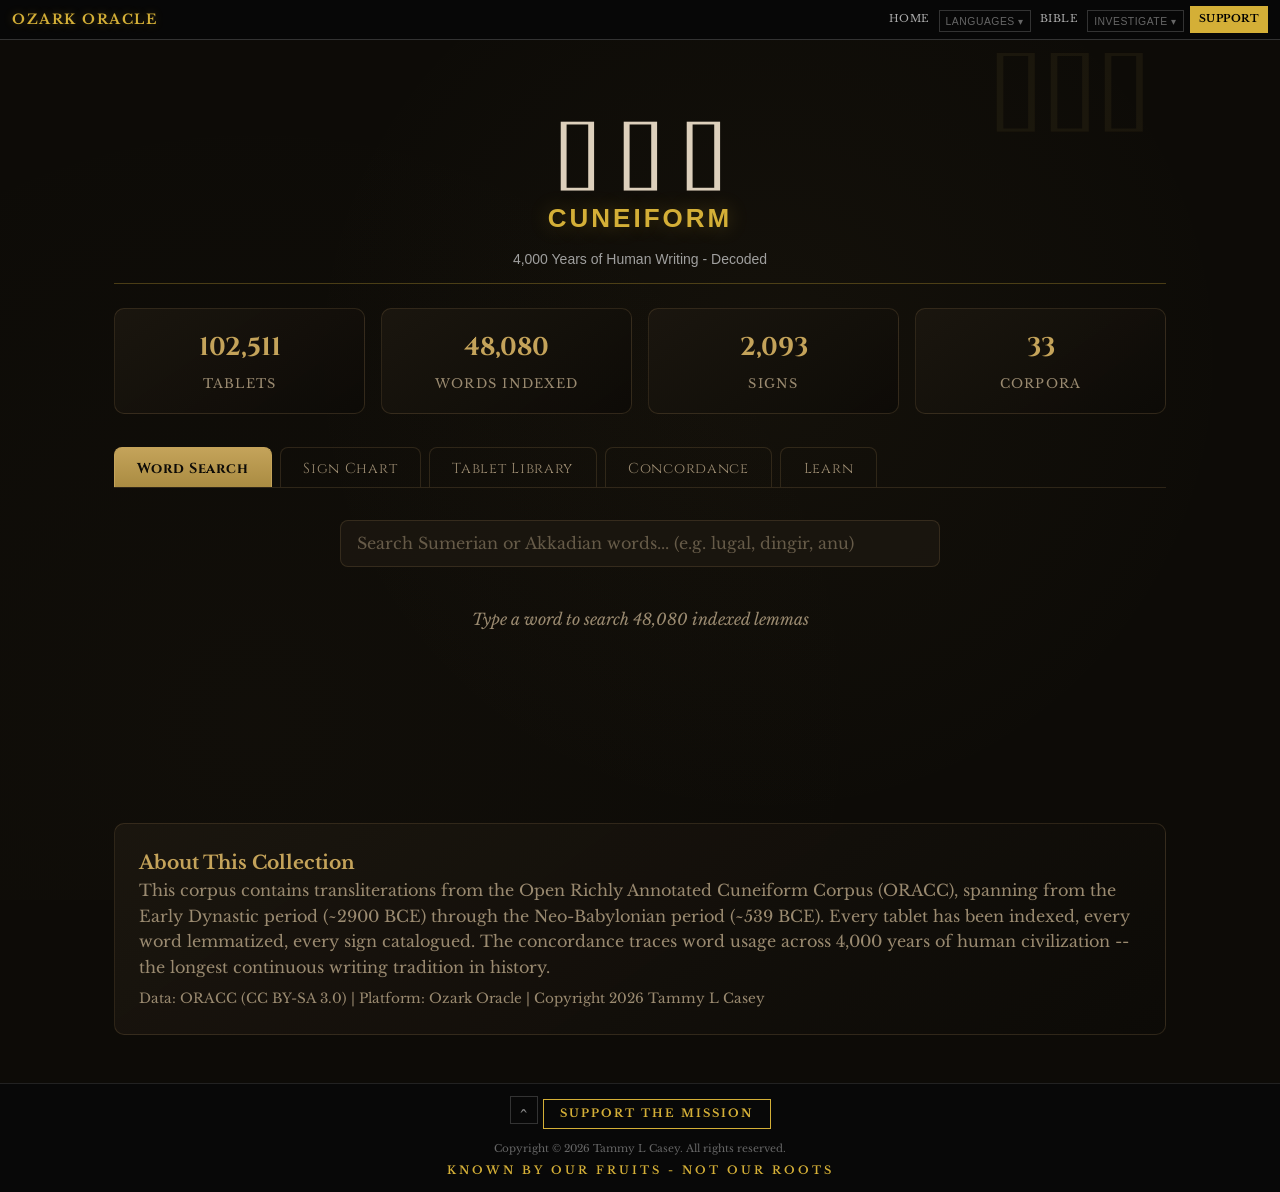
<file: index.html>
<!DOCTYPE html>
<html lang="en">
<head>
    <meta charset="UTF-8">
    <meta name="viewport" content="width=device-width, initial-scale=1.0">
    <meta name="author" content="Tammy L Casey">
    <meta name="copyright" content="Copyright 2026 Tammy L Casey. All rights reserved.">
    <meta name="motto" content="Known by our fruits - not our roots">
    <title>CUNEIFORM - Ancient Writing Decoded | Ozark Oracle</title>
    <meta name="description" content="Explore 4,000 years of cuneiform writing. 93,421 tablets, 48,080 words, 2,093 signs. OCR analysis, concordance, word study, sign charts, and learning tools.">

    <link rel="preconnect" href="https://fonts.googleapis.com">
    <link href="https://fonts.googleapis.com/css2?family=Noto+Sans+Cuneiform&display=swap" rel="stylesheet">
    <link rel="stylesheet" href="stylesheet-cuneiform.css">
    <link rel="stylesheet" href="style.css">
    <link rel="stylesheet" href="nav.css">
</head>
<body>
<script src="load_nav.js"></script>

<main id="main-content" class="page-container">
    <div class="page-header">
        <div class="cuneiform-glyph-lg">&#x12000; &#x12038; &#x120AD;</div>
        <h1 class="text-gold">CUNEIFORM</h1>
        <p class="text-silver">4,000 Years of Human Writing - Decoded</p>
    </div>

    <div class="stats-grid" id="stats-bar">
        <div class="stat-box">
            <div class="stat-value text-gold" id="stat-tablets">93,421</div>
            <div class="stat-label">Tablets</div>
        </div>
        <div class="stat-box">
            <div class="stat-value text-gold" id="stat-words">48,080</div>
            <div class="stat-label">Words Indexed</div>
        </div>
        <div class="stat-box">
            <div class="stat-value text-gold" id="stat-signs">2,093</div>
            <div class="stat-label">Signs</div>
        </div>
        <div class="stat-box">
            <div class="stat-value text-gold" id="stat-corpora">33</div>
            <div class="stat-label">Corpora</div>
        </div>
    </div>

    <!-- Tab Navigation -->
    <div class="tab-bar">
        <button class="tab-btn active" onclick="showTab('search')">Word Search</button>
        <button class="tab-btn" onclick="showTab('signs')">Sign Chart</button>
        <button class="tab-btn" onclick="showTab('library')">Tablet Library</button>
        <button class="tab-btn" onclick="showTab('concordance')">Concordance</button>
        <button class="tab-btn" onclick="showTab('learn')">Learn</button>
    </div>

    <!-- TAB: Word Search -->
    <div id="tab-search" class="tab-content active">
        <div class="search-container">
            <input type="text" class="search-box" id="word-search" placeholder="Search Sumerian or Akkadian words... (e.g. lugal, dingir, anu)" oninput="debounceSearch()">
        </div>
        <div class="results-area" id="search-results">
            <p class="loading">Type a word to search 48,080 indexed lemmas</p>
        </div>
    </div>

    <!-- TAB: Sign Chart -->
    <div id="tab-signs" class="tab-content">
        <h2 class="text-gold">Cuneiform Sign Chart</h2>
        <p class="text-silver">2,093 signs from the Sumerian and Akkadian writing systems</p>
        <div class="search-container">
            <input type="text" class="search-box" id="sign-search" placeholder="Filter signs by name..." oninput="filterSigns()">
        </div>
        <div class="sign-grid" id="sign-grid">
            <p class="loading">Loading signs...</p>
        </div>
        <div class="pagination" id="sign-pagination"></div>
    </div>

    <!-- TAB: Tablet Library -->
    <div id="tab-library" class="tab-content">
        <h2 class="text-gold">Tablet Library</h2>
        <p class="text-silver">Browse 93,421 cuneiform tablets from 33 corpora</p>
        <div style="display:flex;gap:1rem;margin:1rem 0;flex-wrap:wrap;">
            <select id="lib-period" class="search-box" style="width:auto;flex:1;min-width:150px;" onchange="loadTablets()">
                <option value="">All Periods</option>
            </select>
            <select id="lib-genre" class="search-box" style="width:auto;flex:1;min-width:150px;" onchange="loadTablets()">
                <option value="">All Genres</option>
            </select>
            <input type="text" class="search-box" id="lib-search" placeholder="Search titles..." style="flex:2;min-width:200px;" oninput="debounceLibrary()">
        </div>
        <div id="library-results">
            <p class="loading">Loading tablets...</p>
        </div>
        <div class="pagination" id="lib-pagination"></div>
    </div>

    <!-- TAB: Concordance -->
    <div id="tab-concordance" class="tab-content">
        <h2 class="text-gold">Word Concordance</h2>
        <p class="text-silver">Trace any word across 4,000 years of texts</p>
        <div class="search-container">
            <input type="text" class="search-box" id="conc-search" placeholder="Enter a Sumerian word (e.g. lugal, an, e2)..." onkeydown="if(event.key==='Enter')searchConcordance()">
        </div>
        <div id="conc-results">
            <p class="loading">Search for a word to see its occurrences across all tablets</p>
        </div>
    </div>

    <!-- TAB: Learn -->
    <div id="tab-learn" class="tab-content">
        <h2 class="text-gold">Learn Cuneiform</h2>
        <p class="text-silver">Start your journey into the world's oldest writing system</p>
        <div class="feature-grid">
            <div class="feature-card" onclick="showTab('signs');document.querySelector('[onclick*=signs]').classList.add('active');">
                <div class="card-icon cuneiform-glyph">&#x12000;</div>
                <h3>Sign Chart</h3>
                <p>Browse all 2,093 cuneiform signs with readings and classifications</p>
            </div>
            <div class="feature-card" onclick="showTab('search');document.querySelector('[onclick*=search]').classList.add('active');">
                <div class="card-icon">A-Z</div>
                <h3>Word Search</h3>
                <p>Search 48,080 lemmas across the entire corpus</p>
            </div>
            <div class="feature-card" onclick="showTab('concordance');document.querySelector('[onclick*=concordance]').classList.add('active');">
                <div class="card-icon">[+]</div>
                <h3>Concordance</h3>
                <p>Trace any word across 4,000 years of texts with period distribution</p>
            </div>
            <div class="feature-card" onclick="showTab('library');document.querySelector('[onclick*=library]').classList.add('active');">
                <div class="card-icon">[=]</div>
                <h3>Tablet Library</h3>
                <p>Browse 102,511 tablets by period, genre, and keyword</p>
            </div>
            <div class="feature-card">
                <div class="card-icon">[~]</div>
                <h3>Sumerian Grammar</h3>
                <p>Agglutinative language: noun + case suffix. SOV word order. Ergative alignment.</p>
            </div>
            <div class="feature-card">
                <div class="card-icon">[*]</div>
                <h3>Writing System</h3>
                <p>Logographic + syllabic. Reed stylus on wet clay. 2,093 signs encode Sumerian and Akkadian.</p>
            </div>
        </div>
    </div>

    <div class="panel" style="margin-top:2rem;">
        <h3 class="text-gold">About This Collection</h3>
        <p class="text-silver">This corpus contains transliterations from the Open Richly Annotated Cuneiform Corpus (ORACC), spanning from the Early Dynastic period (~2900 BCE) through the Neo-Babylonian period (~539 BCE). Every tablet has been indexed, every word lemmatized, every sign catalogued. The concordance traces word usage across 4,000 years of human civilization -- the longest continuous writing tradition in history.</p>
        <p class="text-silver" style="margin-top:0.5rem;font-size:0.85rem;">Data: ORACC (CC BY-SA 3.0) | Platform: Ozark Oracle | Copyright 2026 Tammy L Casey</p>
    </div>
</main>

<script>
/* =====================================================================
   CUNEIFORM PORTAL - 100% Static Data (Bible Pattern)
   All data pre-built as JSON. Zero API calls. Zero cross-origin requests.
   ===================================================================== */

// Data caches (loaded lazily per tab)
let concData = null;    // 48,080 concordance entries
let signData = [];      // 2,093 signs
let tabletData = null;  // 102,511 tablets
let filterData = null;  // period/genre options
let statsData = null;   // corpus statistics

let searchTimeout = null;
let libTimeout = null;
let signPage = 1;
let libPage = 1;
const SIGNS_PER_PAGE = 60;
const TABLETS_PER_PAGE = 25;

function esc(s) {
    if (!s) return '';
    return String(s).replace(/&/g,'&amp;').replace(/</g,'&lt;').replace(/>/g,'&gt;').replace(/"/g,'&quot;');
}

// ---- Tab switching ----
function showTab(tabId) {
    document.querySelectorAll('.tab-content').forEach(t => t.classList.remove('active'));
    document.querySelectorAll('.tab-btn').forEach(b => b.classList.remove('active'));
    document.getElementById('tab-' + tabId).classList.add('active');
    event.target.classList.add('active');

    if (tabId === 'signs' && signData.length === 0) loadSigns();
    if (tabId === 'library' && !tabletData) loadLibrary();
    if (tabId === 'concordance' && !concData) loadConcordanceData();
}

// ---- Stats (loaded on page init) ----
async function loadStats() {
    try {
        const resp = await fetch('data/stats.json');
        statsData = await resp.json();
        if (statsData.total_tablets) document.getElementById('stat-tablets').textContent = statsData.total_tablets.toLocaleString();
        if (statsData.total_lemmas) document.getElementById('stat-words').textContent = statsData.total_lemmas.toLocaleString();
        if (statsData.total_signs) document.getElementById('stat-signs').textContent = statsData.total_signs.toLocaleString();
    } catch(e) { /* use hardcoded defaults in HTML */ }
}

// ---- Concordance data (shared by Word Search + Concordance tabs) ----
async function ensureConcData() {
    if (concData) return;
    const resp = await fetch('data/concordance.json');
    concData = await resp.json();
}

// ---- Word Search tab ----
function debounceSearch() {
    clearTimeout(searchTimeout);
    searchTimeout = setTimeout(searchWords, 300);
}

async function searchWords() {
    const q = document.getElementById('word-search').value.trim().toLowerCase();
    const area = document.getElementById('search-results');
    if (q.length < 2) {
        area.innerHTML = '<p class="loading">Type at least 2 characters to search</p>';
        return;
    }
    area.innerHTML = '<p class="loading">Searching...</p>';
    try {
        await ensureConcData();
        const results = concData.filter(r =>
            (r.lemma && r.lemma.toLowerCase().includes(q)) ||
            (r.gloss && r.gloss.toLowerCase().includes(q))
        ).slice(0, 30);

        if (results.length === 0) {
            area.innerHTML = '<p class="loading">No results for "' + esc(q) + '"</p>';
            return;
        }
        let html = '';
        results.forEach(r => {
            html += '<div class="result-item" onclick="showWordDetail(\'' + encodeURIComponent(r.lemma) + '\')">';
            html += '<span class="result-word">' + esc(r.lemma) + '</span>';
            html += '<span class="result-gloss"> - ' + esc(r.gloss || '') + '</span>';
            html += '<div class="result-meta">' + (r.occurrence_count || 0).toLocaleString() + ' occurrences in ' + (r.tablet_count || 0).toLocaleString() + ' tablets</div>';
            html += '</div>';
        });
        area.innerHTML = html;
    } catch(e) {
        area.innerHTML = '<p class="error-msg">Could not load concordance data.</p>';
    }
}

// Word detail view (client-side lookup)
async function showWordDetail(lemmaEncoded) {
    const lemma = decodeURIComponent(lemmaEncoded);
    const area = document.getElementById('search-results');
    area.innerHTML = '<p class="loading">Loading word detail...</p>';
    try {
        await ensureConcData();
        const w = concData.find(r => r.lemma === lemma);
        if (!w) {
            area.innerHTML = '<p class="error-msg">Word not found</p>';
            return;
        }
        let periods = w.period_json || {};
        if (typeof periods === 'string') try { periods = JSON.parse(periods); } catch(e) { periods = {}; }

        let maxCount = Math.max(...Object.values(periods), 1);
        let barsHtml = '';
        Object.entries(periods).sort((a,b) => b[1] - a[1]).forEach(([period, count]) => {
            let pct = Math.round((count / maxCount) * 100);
            barsHtml += '<div class="period-bar"><span class="period-label">' + esc(period) + '</span>';
            barsHtml += '<div class="period-fill" style="width:' + pct + '%;"></div>';
            barsHtml += '<span class="period-count">' + count.toLocaleString() + '</span></div>';
        });

        let genres = w.genre_json || {};
        if (typeof genres === 'string') try { genres = JSON.parse(genres); } catch(e) { genres = {}; }
        let genreHtml = '';
        let maxGenre = Math.max(...Object.values(genres), 1);
        Object.entries(genres).sort((a,b) => b[1] - a[1]).slice(0, 8).forEach(([g, c]) => {
            let pct = Math.round((c / maxGenre) * 100);
            genreHtml += '<div class="period-bar"><span class="period-label">' + esc(g) + '</span>';
            genreHtml += '<div class="period-fill" style="width:' + pct + '%;background:var(--silver,#C0C0C0);"></div>';
            genreHtml += '<span class="period-count">' + c.toLocaleString() + '</span></div>';
        });

        let html = '<div class="word-detail">';
        html += '<div style="display:flex;align-items:center;gap:1rem;">';
        html += '<div><h2>' + esc(w.lemma) + '</h2>';
        html += '<div class="gloss">' + esc(w.gloss || 'unknown') + '</div>';
        if (w.pos) html += '<div class="result-meta">' + esc(w.pos) + (w.semantic_category ? ' | ' + esc(w.semantic_category) : '') + '</div>';
        html += '</div></div>';
        html += '<div class="stats-grid" style="margin:1rem 0;">';
        html += '<div class="stat-box"><div class="stat-value text-gold">' + (w.occurrence_count || 0).toLocaleString() + '</div><div class="stat-label">Occurrences</div></div>';
        html += '<div class="stat-box"><div class="stat-value text-gold">' + (w.tablet_count || 0).toLocaleString() + '</div><div class="stat-label">Tablets</div></div>';
        if (w.period_first_seen) html += '<div class="stat-box"><div class="stat-value text-gold" style="font-size:0.9rem;">' + esc(w.period_first_seen) + '</div><div class="stat-label">First Attested</div></div>';
        html += '</div>';
        if (barsHtml) {
            html += '<h3 class="text-gold" style="margin:1rem 0 0.5rem;">Period Distribution</h3>';
            html += barsHtml;
        }
        if (genreHtml) {
            html += '<h3 class="text-gold" style="margin:1rem 0 0.5rem;">Genre Distribution</h3>';
            html += genreHtml;
        }
        html += '</div>';
        html += '<button class="page-btn" onclick="document.getElementById(\'word-search\').dispatchEvent(new Event(\'input\'))" style="margin-top:0.5rem;">&lt; Back to results</button>';
        area.innerHTML = html;
    } catch(e) {
        area.innerHTML = '<p class="error-msg">Failed to load word detail</p>';
    }
}

// ---- Sign Chart tab ----
async function loadSigns() {
    const grid = document.getElementById('sign-grid');
    grid.innerHTML = '<p class="loading">Loading 2,093 signs...</p>';
    try {
        const resp = await fetch('data/signs.json');
        signData = await resp.json();
        renderSigns();
    } catch(e) {
        grid.innerHTML = '<p class="error-msg">Could not load signs data.</p>';
    }
}

function renderSigns() {
    const grid = document.getElementById('sign-grid');
    const filter = (document.getElementById('sign-search').value || '').toLowerCase();
    let filtered = signData;
    if (filter) filtered = signData.filter(s =>
        (s.sign_name || '').toLowerCase().includes(filter) ||
        (s.primary_reading || '').toLowerCase().includes(filter) ||
        (s.all_readings || '').toLowerCase().includes(filter)
    );

    const start = (signPage - 1) * SIGNS_PER_PAGE;
    const page = filtered.slice(start, start + SIGNS_PER_PAGE);
    const totalPages = Math.ceil(filtered.length / SIGNS_PER_PAGE);

    let html = '';
    page.forEach(s => {
        let name = s.sign_name || '?';
        let reading = s.primary_reading || '';
        let type = s.sign_type || '';
        html += '<div class="sign-card" title="' + esc(name) + ' [' + esc(reading) + ']">';
        html += '<div class="sign-name" style="font-size:1.1rem;font-weight:bold;">' + esc(name) + '</div>';
        html += '<div class="sign-name" style="font-size:0.85rem;color:var(--gold,#D4AF37);">' + esc(reading) + '</div>';
        if (type && type !== 'atomic') html += '<div class="sign-name" style="font-size:0.7rem;opacity:0.6;">' + esc(type) + '</div>';
        html += '</div>';
    });
    grid.innerHTML = html || '<p class="loading">No signs match filter</p>';

    let pHtml = '';
    if (totalPages > 1) {
        if (signPage > 1) pHtml += '<button class="page-btn" onclick="signPage--;renderSigns();">&lt;</button>';
        pHtml += '<span class="page-btn active">' + signPage + ' / ' + totalPages + ' (' + filtered.length.toLocaleString() + ' signs)</span>';
        if (signPage < totalPages) pHtml += '<button class="page-btn" onclick="signPage++;renderSigns();">&gt;</button>';
    }
    document.getElementById('sign-pagination').innerHTML = pHtml;
}

function filterSigns() { signPage = 1; renderSigns(); }

// ---- Tablet Library tab ----
async function loadLibrary() {
    const area = document.getElementById('library-results');
    area.innerHTML = '<p class="loading">Loading 102,511 tablets...</p>';
    try {
        const [tabResp, filtResp] = await Promise.all([
            fetch('data/tablets.json'),
            fetch('data/filters.json')
        ]);
        tabletData = await tabResp.json();
        filterData = await filtResp.json();

        // Populate filter dropdowns
        const periodSel = document.getElementById('lib-period');
        const genreSel = document.getElementById('lib-genre');
        (filterData.periods || []).forEach(p => {
            periodSel.innerHTML += '<option value="' + esc(p) + '">' + esc(p) + '</option>';
        });
        (filterData.genres || []).forEach(g => {
            genreSel.innerHTML += '<option value="' + esc(g) + '">' + esc(g) + '</option>';
        });

        renderTablets();
    } catch(e) {
        area.innerHTML = '<p class="error-msg">Could not load tablet data.</p>';
    }
}

function debounceLibrary() {
    clearTimeout(libTimeout);
    libTimeout = setTimeout(function() { libPage = 1; renderTablets(); }, 400);
}

function loadTablets(page) {
    if (page) libPage = page; else libPage = 1;
    renderTablets();
}

function renderTablets() {
    if (!tabletData) return;
    const area = document.getElementById('library-results');
    const period = document.getElementById('lib-period').value;
    const genre = document.getElementById('lib-genre').value;
    const q = (document.getElementById('lib-search').value || '').trim().toLowerCase();

    let filtered = tabletData;
    if (period) filtered = filtered.filter(t => t.period === period);
    if (genre) filtered = filtered.filter(t => t.genre === genre);
    if (q) filtered = filtered.filter(t =>
        (t.title && t.title.toLowerCase().includes(q)) ||
        (t.textid && t.textid.toLowerCase().includes(q)) ||
        (t.corpus && t.corpus.toLowerCase().includes(q))
    );

    const total = filtered.length;
    const totalPages = Math.ceil(total / TABLETS_PER_PAGE);
    if (libPage > totalPages && totalPages > 0) libPage = totalPages;
    const start = (libPage - 1) * TABLETS_PER_PAGE;
    const page = filtered.slice(start, start + TABLETS_PER_PAGE);

    if (page.length === 0) {
        area.innerHTML = '<p class="loading">No tablets found</p>';
        document.getElementById('lib-pagination').innerHTML = '';
        return;
    }

    let html = '<div class="tablet-row tablet-header"><span>Title</span><span>Period</span><span>Genre</span><span>Lines</span></div>';
    page.forEach(t => {
        html += '<div class="tablet-row" onclick="viewTablet(\'' + esc(t.textid) + '\')">';
        html += '<span class="tablet-title">' + esc(t.title || t.textid) + '</span>';
        html += '<span class="tablet-meta">' + esc(t.period || '-') + '</span>';
        html += '<span class="tablet-meta">' + esc(t.genre || '-') + '</span>';
        html += '<span class="tablet-meta">' + (t.total_lines || 0) + '</span>';
        html += '</div>';
    });
    area.innerHTML = html;

    let pHtml = '';
    if (totalPages > 1) {
        if (libPage > 1) pHtml += '<button class="page-btn" onclick="loadTablets(' + (libPage-1) + ')">&lt;</button>';
        pHtml += '<span class="page-btn active">' + libPage + ' / ' + totalPages + ' (' + total.toLocaleString() + ' total)</span>';
        if (libPage < totalPages) pHtml += '<button class="page-btn" onclick="loadTablets(' + (libPage+1) + ')">&gt;</button>';
    }
    document.getElementById('lib-pagination').innerHTML = pHtml;
}

// View individual tablet detail
function viewTablet(textid) {
    if (!tabletData) return;
    const t = tabletData.find(x => x.textid === textid);
    if (!t) return;
    const area = document.getElementById('library-results');
    let html = '<div class="word-detail">';
    html += '<h2>' + esc(t.title || t.textid) + '</h2>';
    html += '<div class="stats-grid" style="margin:1rem 0;">';
    html += '<div class="stat-box"><div class="stat-value text-gold">' + esc(t.textid) + '</div><div class="stat-label">Text ID</div></div>';
    html += '<div class="stat-box"><div class="stat-value text-gold">' + esc(t.corpus || '-') + '</div><div class="stat-label">Corpus</div></div>';
    html += '<div class="stat-box"><div class="stat-value text-gold">' + esc(t.period || '-') + '</div><div class="stat-label">Period</div></div>';
    html += '<div class="stat-box"><div class="stat-value text-gold">' + esc(t.genre || '-') + '</div><div class="stat-label">Genre</div></div>';
    html += '</div>';
    if (t.subgenre) html += '<p class="text-silver">Sub-genre: ' + esc(t.subgenre) + '</p>';
    if (t.provenience) html += '<p class="text-silver">Provenience: ' + esc(t.provenience) + '</p>';
    html += '<p class="text-silver">' + (t.total_lines || 0) + ' lines | ' + (t.total_words || 0) + ' words</p>';
    html += '</div>';
    html += '<button class="page-btn" onclick="renderTablets()" style="margin-top:0.5rem;">&lt; Back to library</button>';
    area.innerHTML = html;
}

// ---- Concordance tab ----
async function loadConcordanceData() {
    const area = document.getElementById('conc-results');
    area.innerHTML = '<p class="loading">Loading concordance index (48,080 words)...</p>';
    try {
        await ensureConcData();
        area.innerHTML = '<p class="loading">Concordance loaded. Search for a word to see its occurrences across all tablets.</p>';
    } catch(e) {
        area.innerHTML = '<p class="error-msg">Could not load concordance data.</p>';
    }
}

async function searchConcordance() {
    const q = document.getElementById('conc-search').value.trim().toLowerCase();
    const area = document.getElementById('conc-results');
    if (!q) return;
    area.innerHTML = '<p class="loading">Searching concordance...</p>';
    try {
        await ensureConcData();
        const results = concData.filter(r =>
            (r.lemma && r.lemma.toLowerCase().includes(q)) ||
            (r.gloss && r.gloss.toLowerCase().includes(q))
        ).slice(0, 10);

        if (results.length === 0) {
            area.innerHTML = '<p class="loading">No concordance results for "' + esc(q) + '"</p>';
            return;
        }
        let html = '';
        results.forEach(r => {
            let periods = r.period_json || {};
            if (typeof periods === 'string') try { periods = JSON.parse(periods); } catch(e) { periods = {}; }
            let maxCount = Math.max(...Object.values(periods), 1);

            html += '<div class="word-detail" style="margin-bottom:1.5rem;">';
            html += '<div style="display:flex;align-items:center;gap:1rem;">';
            html += '<div><h2 style="margin:0;">' + esc(r.lemma) + '</h2>';
            html += '<div class="gloss">' + esc(r.gloss || '') + '</div>';
            if (r.pos) html += '<div class="result-meta">' + esc(r.pos) + '</div>';
            html += '</div></div>';
            html += '<div class="stats-grid" style="margin:1rem 0;">';
            html += '<div class="stat-box"><div class="stat-value text-gold">' + (r.occurrence_count||0).toLocaleString() + '</div><div class="stat-label">Occurrences</div></div>';
            html += '<div class="stat-box"><div class="stat-value text-gold">' + (r.tablet_count||0).toLocaleString() + '</div><div class="stat-label">Tablets</div></div>';
            if (r.period_first_seen) html += '<div class="stat-box"><div class="stat-value text-gold" style="font-size:0.85rem;">' + esc(r.period_first_seen) + '</div><div class="stat-label">First Attested</div></div>';
            html += '</div>';

            Object.entries(periods).sort((a,b) => b[1]-a[1]).slice(0,8).forEach(([p,c]) => {
                let pct = Math.round((c/maxCount)*100);
                html += '<div class="period-bar"><span class="period-label">' + esc(p) + '</span>';
                html += '<div class="period-fill" style="width:' + pct + '%;"></div>';
                html += '<span class="period-count">' + c.toLocaleString() + '</span></div>';
            });
            html += '</div>';
        });
        area.innerHTML = html;
    } catch(e) {
        area.innerHTML = '<p class="error-msg">Concordance search failed.</p>';
    }
}

// ---- Initialize ----
loadStats();
</script>
</body>
</html>
</file>
<file: stylesheet-cuneiform.css>
/**
 * Cuneiform Educational Portal - Stylesheet
 * For cuneiform.ozark-oracle.com
 * Copyright (c) 2026 Tammy L Casey. All rights reserved.
 */
.cuneiform-glyph { font-size: 2rem; color: var(--gold); }
.cuneiform-glyph-lg { font-size: 3.5rem; color: var(--gold); }
.feature-grid { display: grid; grid-template-columns: repeat(auto-fill, minmax(280px, 1fr)); gap: 1.5rem; margin: 2rem 0; }
.feature-card { background: var(--black-card); border: 1px solid var(--glass-border); border-radius: 8px; padding: 1.5rem; transition: border-color 0.3s; cursor: pointer; text-decoration: none; color: inherit; display: block; }
.feature-card:hover { border-color: var(--gold); }
.feature-card h3 { color: var(--gold); margin: 0.5rem 0; font-size: 1.1rem; }
.feature-card p { color: var(--silver); font-size: 0.9rem; margin: 0; }
.feature-card .card-icon { font-size: 2rem; margin-bottom: 0.5rem; }
.search-container { max-width: 600px; margin: 2rem auto; }
.search-box { width: 100%; padding: 0.8rem 1.2rem; background: var(--black-card); border: 1px solid var(--glass-border); border-radius: 8px; color: var(--silver-light); font-size: 1rem; outline: none; box-sizing: border-box; }
.search-box:focus { border-color: var(--gold); }
.search-box::placeholder { color: var(--silver-dark); }
.results-area { margin-top: 1.5rem; min-height: 200px; }
.result-item { background: var(--black-card); border: 1px solid var(--glass-border-dim); border-radius: 6px; padding: 1rem; margin-bottom: 0.8rem; }
.result-item:hover { border-color: var(--glass-border); }
.result-word { color: var(--gold); font-weight: bold; font-size: 1.1rem; }
.result-gloss { color: var(--silver-light); margin-left: 0.5rem; }
.result-meta { color: var(--silver-dark); font-size: 0.85rem; margin-top: 0.3rem; }
.tab-bar { display: flex; gap: 0; border-bottom: 2px solid var(--glass-border-dim); margin-bottom: 1.5rem; overflow-x: auto; }
.tab-btn { padding: 0.7rem 1.2rem; background: none; border: none; color: var(--silver-dark); cursor: pointer; font-size: 0.95rem; border-bottom: 2px solid transparent; margin-bottom: -2px; white-space: nowrap; }
.tab-btn:hover { color: var(--silver-light); }
.tab-btn.active { color: var(--gold); border-bottom-color: var(--gold); }
.tab-content { display: none; }
.tab-content.active { display: block; }
.sign-grid { display: grid; grid-template-columns: repeat(auto-fill, minmax(100px, 1fr)); gap: 1rem; }
.sign-card { background: var(--black-card); border: 1px solid var(--glass-border-dim); border-radius: 6px; padding: 1rem; text-align: center; cursor: pointer; }
.sign-card:hover { border-color: var(--gold); }
.sign-name { color: var(--silver); font-size: 0.8rem; margin-top: 0.3rem; }
.tablet-row { display: grid; grid-template-columns: 2fr 1fr 1fr 0.5fr; gap: 1rem; padding: 0.8rem; border-bottom: 1px solid var(--glass-border-dim); align-items: center; }
.tablet-row:hover { background: rgba(212,175,55,0.05); }
.tablet-header { color: var(--gold); font-weight: bold; font-size: 0.85rem; }
.tablet-title { color: var(--silver-light); }
.tablet-meta { color: var(--silver-dark); font-size: 0.85rem; }
.loading { color: var(--silver-dark); text-align: center; padding: 2rem; }
.error-msg { color: var(--error); text-align: center; padding: 1rem; }
.pagination { display: flex; justify-content: center; gap: 0.5rem; margin-top: 1.5rem; }
.page-btn { padding: 0.4rem 0.8rem; background: var(--black-card); border: 1px solid var(--glass-border-dim); border-radius: 4px; color: var(--silver); cursor: pointer; }
.page-btn:hover, .page-btn.active { border-color: var(--gold); color: var(--gold); }
.word-detail { background: var(--black-panel); border: 1px solid var(--glass-border); border-radius: 8px; padding: 2rem; margin: 1rem 0; }
.word-detail h2 { color: var(--gold); margin: 0 0 0.5rem; }
.word-detail .gloss { color: var(--silver-light); font-size: 1.2rem; margin-bottom: 1rem; }
.occ-table { width: 100%; }
.occ-table th { text-align: left; color: var(--gold); padding: 0.5rem; border-bottom: 1px solid var(--glass-border-dim); font-size: 0.85rem; }
.occ-table td { padding: 0.5rem; color: var(--silver); font-size: 0.85rem; border-bottom: 1px solid rgba(255,255,255,0.05); }
.period-bar { display: flex; align-items: center; margin: 0.3rem 0; }
.period-label { color: var(--silver); font-size: 0.85rem; width: 140px; flex-shrink: 0; }
.period-fill { height: 18px; background: var(--gold); border-radius: 3px; min-width: 2px; }
.period-count { color: var(--silver-dark); font-size: 0.8rem; margin-left: 0.5rem; }
@media (max-width: 768px) {
    .feature-grid { grid-template-columns: 1fr; }
    .tablet-row { grid-template-columns: 1fr; gap: 0.3rem; }
    .sign-grid { grid-template-columns: repeat(auto-fill, minmax(80px, 1fr)); }
}
</file>
<file: style.css>
/* Cuneiform Portal - Cultural Theme
   Copyright 2026 Tammy L Casey. All rights reserved.
   "Known by our fruits - not our roots"
*/
@import url('https://fonts.googleapis.com/css2?family=Cinzel:wght@400;600;700&family=Libre+Baskerville:wght@400;700&display=swap');

:root {
    --bg-primary: #0D0B07;
    --bg-secondary: #1C1710;
    --bg-card: rgba(28, 23, 16, 0.85);
    --bg-card-hover: rgba(28, 23, 16, 0.95);
    --color-accent: #C4A35A;
    --color-accent-glow: rgba(196, 163, 90, 0.3);
    --color-secondary: #8B6F47;
    --color-text: #DDD0BC;
    --color-text-dim: #9A8A70;
    --color-border: rgba(139, 111, 71, 0.25);
    --color-border-accent: rgba(196, 163, 90, 0.4);
    --font-heading: 'Cinzel', serif;
    --font-body: 'Libre Baskerville', Georgia, serif;
}

/* === RESET & BASE === */
*, *::before, *::after { box-sizing: border-box; margin: 0; padding: 0; }
html { font-size: 16px; scroll-behavior: smooth; -webkit-text-size-adjust: 100%; }

body {
    font-family: var(--font-body);
    background: var(--bg-primary);
    color: var(--color-text);
    line-height: 1.6;
    min-height: 100vh;
    background-image: radial-gradient(circle at 60% 40%, rgba(196,163,90,0.04) 0%, transparent 50%),
                      radial-gradient(circle at 20% 80%, rgba(139,111,71,0.03) 0%, transparent 50%);
    background-attachment: fixed;
}

a { color: var(--color-accent); text-decoration: none; }
a:hover { text-decoration: underline; }

/* === LAYOUT === */
.page-container {
    max-width: 1100px;
    margin: 0 auto;
    padding: 2rem 1.5rem 3rem;
}

/* === HEADER === */
.page-header {
    text-align: center;
    padding: 2.5rem 1rem 2rem;
    margin-bottom: 2rem;
    position: relative;
}

.page-header h1 {
    font-family: var(--font-heading);
    font-size: 2.8rem;
    font-weight: 700;
    letter-spacing: 0.08em;
    margin-bottom: 0.8rem;
}

.text-gold { color: var(--color-accent); }
.text-silver { color: var(--color-text-dim); }

.page-header p {
    font-size: 1.1rem;
    color: var(--color-text);
    max-width: 700px;
    margin: 0 auto;
    opacity: 0.9;
}

.script-info {
    color: var(--color-text-dim);
    font-size: 0.85rem;
    margin-top: 0.8rem;
    letter-spacing: 0.05em;
}


.page-header::before {
    content: "\12000\12038\1202D"; /* Cuneiform signs */
    position: absolute; top: -30px; right: 15px;
    font-size: 4rem; color: rgba(196,163,90,0.07);
    pointer-events: none;
}
.alpha-card { border-radius: 2px; border: 1px solid var(--color-border); }

/* === STATS BAR === */
.stats-grid {
    display: grid;
    grid-template-columns: repeat(4, 1fr);
    gap: 1rem;
    margin-bottom: 2rem;
}

.stat-box {
    background: linear-gradient(145deg, rgba(28,23,16,0.9) 0%, rgba(13,11,7,0.95) 100%);
    border: 1px solid var(--color-border);
    border-radius: 10px;
    padding: 1.2rem 0.8rem;
    text-align: center;
    transition: border-color 0.3s, transform 0.2s;
}

.stat-box:hover {
    border-color: var(--color-border-accent);
    transform: translateY(-2px);
}

.stat-value {
    font-family: var(--font-heading);
    font-size: 1.6rem;
    font-weight: 700;
    color: var(--color-accent);
}

.stat-label {
    font-size: 0.8rem;
    color: var(--color-text-dim);
    text-transform: uppercase;
    letter-spacing: 0.1em;
    margin-top: 0.3rem;
}

/* === TABS === */
.tab-bar {
    display: flex;
    gap: 0.5rem;
    margin-bottom: 2rem;
    border-bottom: 1px solid var(--color-border);
    padding-bottom: 0;
    flex-wrap: wrap;
}

.tab-btn {
    font-family: var(--font-heading);
    font-size: 0.9rem;
    padding: 0.7rem 1.4rem;
    border: 1px solid var(--color-border);
    border-bottom: none;
    border-radius: 8px 8px 0 0;
    background: transparent;
    color: var(--color-text-dim);
    cursor: pointer;
    transition: all 0.25s;
    letter-spacing: 0.05em;
    position: relative;
    bottom: -1px;
}

.tab-btn:hover {
    color: var(--color-accent);
    border-color: var(--color-border-accent);
    background: var(--bg-card);
}

.tab-btn.active {
    background: linear-gradient(180deg, #C4A35A 0%, #A88A40 100%);
    color: #0D0B07;
    border-color: var(--color-accent);
    font-weight: 700;
}

.tab-content { display: none; }
.tab-content.active { display: block; animation: fadeIn 0.3s ease; }

@keyframes fadeIn { from { opacity: 0; transform: translateY(8px); } to { opacity: 1; transform: translateY(0); } }

/* === SECTION HEADINGS === */
.tab-content h2 {
    font-family: var(--font-heading);
    font-size: 1.6rem;
    color: var(--color-accent);
    margin-bottom: 1.2rem;
    letter-spacing: 0.04em;
}

.tab-content h3 {
    font-family: var(--font-heading);
    font-size: 1.2rem;
    color: var(--color-accent);
    margin-bottom: 0.8rem;
}

/* === ALPHABET GRID === */
.alpha-grid {
    display: grid;
    grid-template-columns: repeat(auto-fill, minmax(120px, 1fr));
    gap: 0.8rem;
    margin: 1rem 0;
}

.alpha-card {
    background: linear-gradient(145deg, rgba(28,23,16,0.9) 0%, rgba(13,11,7,0.95) 100%);
    border: 1px solid var(--color-border);
    border-radius: 8px;
    padding: 1.2rem 0.8rem;
    text-align: center;
    transition: all 0.25s;
    cursor: default;
}

.alpha-card:hover {
    border-color: var(--color-accent);
    background: var(--bg-card-hover);
    transform: translateY(-3px);
    box-shadow: 0 8px 25px rgba(196, 163, 90, 0.3);
}

.alpha-letter {
    font-size: 2.5rem;
    color: var(--color-accent);
    line-height: 1.2;
    font-family: var(--font-heading);
    text-shadow: 0 0 20px rgba(196, 163, 90, 0.3);
}

.alpha-name {
    color: var(--color-text);
    font-size: 0.85rem;
    margin-top: 0.4rem;
    font-weight: 600;
}

.alpha-translit {
    color: var(--color-text-dim);
    font-size: 0.78rem;
    font-style: italic;
}

.alpha-value {
    color: var(--color-accent);
    font-size: 1.15rem;
    font-weight: 700;
    margin-top: 0.4rem;
    font-family: 'Courier New', monospace;
    background: rgba(139, 111, 71, 0.15);
    border-radius: 4px;
    padding: 0.15rem 0.4rem;
    display: inline-block;
}

/* === SEARCH & FORMS === */
.search-container { margin-bottom: 1rem; }

.search-box {
    width: 100%;
    padding: 0.8rem 1rem;
    background: var(--bg-card);
    border: 1px solid var(--color-border);
    border-radius: 8px;
    color: var(--color-text);
    font-family: var(--font-body);
    font-size: 1rem;
    transition: border-color 0.25s, box-shadow 0.25s;
}

.search-box:focus {
    outline: none;
    border-color: var(--color-accent);
    box-shadow: 0 0 15px rgba(196, 163, 90, 0.3);
}

.search-box::placeholder { color: var(--color-text-dim); opacity: 0.6; }

select.search-box {
    width: auto;
    cursor: pointer;
    padding-right: 2rem;
    -webkit-appearance: none;
    -moz-appearance: none;
    appearance: none;
    background-image: url("data:image/svg+xml,%3Csvg xmlns='http://www.w3.org/2000/svg' width='12' height='12' viewBox='0 0 12 12'%3E%3Cpath fill='%23C4A35A' d='M6 8L1 3h10z'/%3E%3C/svg%3E");
    background-repeat: no-repeat;
    background-position: right 0.7rem center;
}

.filter-row {
    display: flex;
    gap: 0.8rem;
    margin: 0.8rem 0 1.2rem;
    flex-wrap: wrap;
}

/* === BUTTONS === */
.page-btn {
    font-family: var(--font-heading);
    font-size: 0.85rem;
    padding: 0.5rem 1.2rem;
    border: 1px solid var(--color-border-accent);
    border-radius: 6px;
    background: transparent;
    color: var(--color-accent);
    cursor: pointer;
    transition: all 0.2s;
    letter-spacing: 0.04em;
}

.page-btn:hover {
    background: var(--color-accent);
    color: var(--bg-primary);
}

.page-btn.active {
    background: var(--bg-card);
    border-color: var(--color-accent);
    cursor: default;
}

/* === LEXICON TABLE === */
.lex-table { width: 100%; }

.lex-row {
    display: grid;
    grid-template-columns: 2fr 3fr 1fr 2fr 1.5fr;
    gap: 0.5rem;
    padding: 0.7rem 1rem;
    border-bottom: 1px solid var(--color-border);
    align-items: center;
    cursor: pointer;
    transition: background 0.2s;
    border-radius: 4px;
}

.lex-row:hover:not(.lex-header) {
    background: rgba(196, 163, 90, 0.3);
}

.lex-header {
    font-weight: 700;
    color: var(--color-accent);
    border-bottom: 2px solid var(--color-border-accent);
    cursor: default;
    font-family: var(--font-heading);
    font-size: 0.85rem;
    letter-spacing: 0.05em;
    text-transform: uppercase;
}

.lex-word {
    font-size: 1.05rem;
    color: var(--color-text);
    font-weight: 600;
}

.lex-gloss {
    color: var(--color-text-dim);
    font-size: 0.9rem;
}

.lex-gematria {
    font-family: 'Courier New', monospace;
    font-weight: 700;
    color: var(--color-accent);
}

.lex-factors {
    color: var(--color-text-dim);
    font-size: 0.8rem;
    font-family: 'Courier New', monospace;
}

.lex-type {
    font-size: 0.75rem;
    color: var(--color-accent);
    font-weight: 600;
}

.lex-divine { border-left: 3px solid var(--color-accent); }
.lex-prime { border-right: 3px solid var(--color-secondary); }

/* === WORD DETAIL === */
.word-detail {
    background: linear-gradient(145deg, rgba(28,23,16,0.9) 0%, rgba(13,11,7,0.95) 100%);
    border: 1px solid var(--color-border-accent);
    border-radius: 12px;
    padding: 2rem;
}

.word-detail h2 {
    font-family: var(--font-heading);
    font-size: 2rem;
    color: var(--color-accent);
    margin-bottom: 0.5rem;
}

.word-detail .gloss {
    font-size: 1.2rem;
    color: var(--color-text);
    margin-bottom: 1rem;
    font-style: italic;
}

/* === NUMEROLOGY RESULTS === */
.result-item {
    padding: 0.4rem 0;
    border-bottom: 1px solid var(--color-border);
}

.result-word {
    color: var(--color-text);
    font-weight: 600;
}

.result-gloss {
    color: var(--color-text-dim);
    font-size: 0.9rem;
}

/* === DISTRIBUTION CHART === */
.period-bar {
    display: flex;
    align-items: center;
    gap: 0.8rem;
    margin-bottom: 0.5rem;
}

.period-label {
    width: 80px;
    text-align: right;
    font-size: 0.85rem;
    color: var(--color-text-dim);
    font-family: 'Courier New', monospace;
}

.period-fill {
    height: 24px;
    background: linear-gradient(90deg, var(--color-accent), var(--color-secondary));
    border-radius: 4px;
    min-width: 2px;
    transition: width 0.5s ease;
}

.period-count {
    font-size: 0.85rem;
    color: var(--color-text-dim);
    font-family: 'Courier New', monospace;
    min-width: 50px;
}

/* === SACRED GROUPS === */
.sacred-group {
    margin-bottom: 1.5rem;
    padding: 1.2rem;
    background: linear-gradient(145deg, rgba(28,23,16,0.9) 0%, rgba(13,11,7,0.95) 100%);
    border: 1px solid var(--color-border);
    border-radius: 10px;
}

.sacred-words { margin-top: 0.6rem; }

.sacred-word {
    padding: 0.35rem 0;
    border-bottom: 1px solid var(--color-border);
}

.divine-tag {
    display: inline-block;
    background: rgba(196, 163, 90, 0.3);
    color: var(--color-accent);
    padding: 0.25rem 0.7rem;
    border-radius: 5px;
    font-size: 0.82rem;
    font-weight: 700;
    letter-spacing: 0.03em;
}

.match-list {
    display: flex;
    flex-wrap: wrap;
    gap: 0.5rem;
    margin-top: 0.6rem;
}

.match-tag {
    background: var(--bg-card);
    border: 1px solid var(--color-border);
    padding: 0.3rem 0.7rem;
    border-radius: 5px;
    font-size: 0.82rem;
    color: var(--color-text);
    transition: border-color 0.2s;
}

.match-tag:hover {
    border-color: var(--color-accent);
}

/* === PAGINATION === */
.pagination {
    display: flex;
    align-items: center;
    gap: 0.5rem;
    margin-top: 1.2rem;
    justify-content: center;
}

/* === PANEL / FOOTER INFO === */
.panel {
    background: linear-gradient(145deg, rgba(28,23,16,0.9) 0%, rgba(13,11,7,0.95) 100%);
    border: 1px solid var(--color-border);
    border-radius: 10px;
    padding: 1.5rem;
}

/* === LOADING / ERROR === */
.loading {
    color: var(--color-text-dim);
    font-style: italic;
    padding: 1rem 0;
}

.error-msg {
    color: #E74C3C;
    padding: 1rem 0;
}

/* === RESPONSIVE === */
@media (max-width: 768px) {
    .page-header h1 { font-size: 2rem; }
    .page-header p { font-size: 0.95rem; }
    .stats-grid { grid-template-columns: repeat(2, 1fr); gap: 0.6rem; }
    .stat-value { font-size: 1.3rem; }
    .alpha-grid { grid-template-columns: repeat(auto-fill, minmax(90px, 1fr)); gap: 0.5rem; }
    .alpha-letter { font-size: 2rem; }
    .alpha-card { padding: 0.8rem 0.5rem; }
    .lex-row { grid-template-columns: 1fr 2fr 1fr; }
    .lex-factors, .lex-type { display: none; }
    .filter-row { flex-direction: column; }
    .tab-bar { gap: 0.3rem; }
    .tab-btn { padding: 0.5rem 0.8rem; font-size: 0.8rem; }
    .page-container { padding: 1rem; }
    .word-detail { padding: 1.2rem; }
    .page-header::before { display: none; }
}

@media (max-width: 480px) {
    .page-header h1 { font-size: 1.6rem; }
    .stats-grid { grid-template-columns: repeat(2, 1fr); gap: 0.4rem; }
    .stat-box { padding: 0.8rem 0.4rem; }
    .stat-value { font-size: 1.1rem; }
    .alpha-grid { grid-template-columns: repeat(3, 1fr); }
}
</file>
<file: nav.css>
/* ==============================================================
   THE MORGAN - Site Navigation & Footer Styles (Language Portals)
   Single source of truth for all nav/footer styling.
   ============================================================== */

:root {
    --mn-accent: #d4af37;
    --mn-accent-glow: rgba(212,175,55,0.3);
    --mn-accent-dim: rgba(212,175,55,0.1);
    --mn-accent-faint: rgba(212,175,55,0.05);
    --mn-bg: rgba(8,8,8,0.97);
    --mn-bg-solid: #080808;
    --mn-border: #333;
    --mn-border-dim: #222;
    --mn-text: #aaa;
    --mn-text-dim: #888;
    --mn-text-faint: #666;
}

/* -- Nav Bar -------------------------------------------------- */

#morgan-nav {
    background: var(--mn-bg);
    border-bottom: 1px solid var(--mn-border);
    display: flex;
    align-items: center;
    justify-content: space-between;
    padding: 0 12px;
    height: 40px;
    z-index: 9999;
    box-sizing: border-box;
    width: 100%;
    position: sticky;
    top: 0;
}

/* -- Brand ---------------------------------------------------- */

#morgan-nav .mn-brand {
    color: var(--mn-accent);
    text-decoration: none;
    font-size: 0.85em;
    font-weight: bold;
    letter-spacing: 1.5px;
    white-space: nowrap;
    text-shadow: 0 0 10px var(--mn-accent-glow);
}

#morgan-nav .mn-brand:hover { color: #fff; }

#morgan-nav .mn-brand:focus-visible {
    outline: 2px solid var(--mn-accent);
    outline-offset: 4px;
}

/* -- Nav Links Container -------------------------------------- */

#morgan-nav .mn-links {
    display: flex;
    align-items: center;
    gap: 2px;
    flex-wrap: nowrap;
}

/* -- Individual Nav Links ------------------------------------- */

#morgan-nav .mn-link {
    color: var(--mn-text);
    text-decoration: none;
    font-size: 0.65em;
    padding: 4px 6px;
    text-transform: uppercase;
    letter-spacing: 0.5px;
    border: 1px solid transparent;
    transition: all 0.2s;
    white-space: nowrap;
}

#morgan-nav .mn-link:hover {
    color: var(--mn-accent);
    border-color: var(--mn-accent);
}

#morgan-nav .mn-link:focus-visible {
    color: var(--mn-accent);
    outline: 2px solid var(--mn-accent);
    outline-offset: 2px;
}

#morgan-nav .mn-link.active,
#morgan-nav .mn-link[aria-current="page"] {
    color: var(--mn-accent);
    border-color: var(--mn-accent);
    background: var(--mn-accent-dim);
}

/* -- Dropdown Buttons ----------------------------------------- */

#morgan-nav .mn-more { position: relative; }

#morgan-nav .mn-more-btn {
    color: #666;
    background: none;
    border: 1px solid var(--mn-border);
    font-size: 0.65em;
    padding: 4px 6px;
    cursor: pointer;
    text-transform: uppercase;
    letter-spacing: 0.5px;
    transition: all 0.2s;
}

#morgan-nav .mn-more-btn:hover {
    color: var(--mn-accent);
    border-color: var(--mn-accent);
}

#morgan-nav .mn-more-btn:focus-visible {
    outline: 2px solid var(--mn-accent);
    outline-offset: 2px;
}

/* -- Dropdown Panels ------------------------------------------ */

#morgan-nav .mn-dropdown {
    display: none;
    position: absolute;
    right: 0;
    top: 100%;
    margin-top: 4px;
    background: rgba(15,15,15,0.98);
    border: 1px solid var(--mn-border);
    min-width: 160px;
    max-height: calc(100vh - 60px);
    overflow-y: auto;
    z-index: 10000;
    box-shadow: 0 8px 30px rgba(0,0,0,0.6);
}

#morgan-nav .mn-dropdown.open { display: block; }

#morgan-nav .mn-dropdown a {
    display: block;
    color: var(--mn-text);
    text-decoration: none;
    font-size: 0.68em;
    padding: 6px 12px;
    text-transform: uppercase;
    letter-spacing: 1px;
    border-bottom: 1px solid #1a1a1a;
    transition: all 0.2s;
}

#morgan-nav .mn-dropdown a:last-child { border-bottom: none; }

#morgan-nav .mn-dropdown a:hover {
    color: var(--mn-accent);
    background: var(--mn-accent-faint);
}

#morgan-nav .mn-dropdown a:focus-visible {
    color: var(--mn-accent);
    outline: 2px solid var(--mn-accent);
    outline-offset: -2px;
}

#morgan-nav .mn-dropdown a.active,
#morgan-nav .mn-dropdown a[aria-current="page"] {
    color: var(--mn-accent);
    background: var(--mn-accent-dim);
}

/* -- Collapsible Dropdown Sections ----------------------------- */

#morgan-nav .mn-dropdown .mn-dd-label {
    display: block;
    color: var(--mn-text-dim);
    font-size: 0.55em;
    padding: 6px 12px 2px;
    text-transform: uppercase;
    letter-spacing: 2px;
    border-bottom: none;
    cursor: default;
    margin-top: 4px;
    border-top: 1px solid var(--mn-border);
}

#morgan-nav .mn-dropdown .mn-dd-label:first-child {
    margin-top: 0;
    border-top: none;
}

#morgan-nav .mn-dd-label[data-toggle] {
    cursor: pointer;
    display: flex;
    align-items: center;
    justify-content: space-between;
}

#morgan-nav .mn-dd-label[data-toggle]:hover {
    color: var(--mn-accent);
    background: var(--mn-accent-faint);
}

#morgan-nav .mn-dd-arrow {
    font-size: 0.5em;
    transition: transform 0.2s;
    margin-left: 6px;
}

#morgan-nav .mn-dd-label.open .mn-dd-arrow {
    transform: rotate(90deg);
}

#morgan-nav .mn-dd-section[hidden] { display: none; }

#morgan-nav .mn-dd-section a { padding-left: 20px; }

/* -- Donate Button (nav) -------------------------------------- */

#morgan-nav .mn-donate {
    color: #000;
    background: var(--mn-accent);
    text-decoration: none;
    font-size: 0.65em;
    padding: 4px 8px;
    text-transform: uppercase;
    letter-spacing: 0.5px;
    font-weight: bold;
    border: 1px solid var(--mn-accent);
    transition: all 0.2s;
    white-space: nowrap;
    margin-left: 4px;
}

#morgan-nav .mn-donate:hover {
    background: #fff;
    color: #000;
    border-color: #fff;
}

#morgan-nav .mn-donate:focus-visible {
    outline: 2px solid #fff;
    outline-offset: 2px;
}

/* -- Hamburger Button ----------------------------------------- */

#morgan-nav .mn-hamburger {
    display: none;
    color: var(--mn-text);
    background: none;
    border: 1px solid var(--mn-border);
    font-size: 1.2em;
    width: 36px;
    height: 36px;
    cursor: pointer;
    transition: all 0.2s;
    line-height: 1;
    align-items: center;
    justify-content: center;
}

#morgan-nav .mn-hamburger:hover {
    color: var(--mn-accent);
    border-color: var(--mn-accent);
}

#morgan-nav .mn-hamburger:focus-visible {
    outline: 2px solid var(--mn-accent);
    outline-offset: 2px;
}

/* -- Mobile Panel --------------------------------------------- */

#morgan-mobile-panel {
    position: fixed;
    top: 40px;
    left: 0;
    right: 0;
    bottom: 0;
    background: rgba(8,8,8,0.98);
    z-index: 9998;
    overflow-y: auto;
}

#morgan-mobile-panel[hidden] { display: none; }

#morgan-mobile-panel .mmp-close-btn {
    position: absolute;
    top: 8px;
    right: 12px;
    background: none;
    border: 1px solid var(--mn-border);
    color: var(--mn-text);
    font-size: 1.2em;
    width: 32px;
    height: 32px;
    cursor: pointer;
    line-height: 1;
    transition: all 0.2s;
}

#morgan-mobile-panel .mmp-close-btn:hover {
    color: var(--mn-accent);
    border-color: var(--mn-accent);
}

#morgan-mobile-panel .mmp-section {
    padding: 15px 20px 5px;
    color: var(--mn-text-dim);
    font-size: 0.65em;
    text-transform: uppercase;
    letter-spacing: 2px;
    border-bottom: 1px solid #1a1a1a;
}

#morgan-mobile-panel a {
    display: block;
    color: #aaa;
    text-decoration: none;
    font-size: 0.85em;
    padding: 14px 20px;
    text-transform: uppercase;
    letter-spacing: 1px;
    border-bottom: 1px solid #111;
    transition: all 0.2s;
}

#morgan-mobile-panel a:hover {
    color: var(--mn-accent);
    background: var(--mn-accent-faint);
}

#morgan-mobile-panel a:focus-visible {
    color: var(--mn-accent);
    outline: 2px solid var(--mn-accent);
    outline-offset: -2px;
}

#morgan-mobile-panel a.active,
#morgan-mobile-panel a[aria-current="page"] {
    color: var(--mn-accent);
    border-left: 3px solid var(--mn-accent);
}

/* -- Mobile Collapsible Sections ------------------------------ */

#morgan-mobile-panel .mmp-section[data-toggle] {
    cursor: pointer;
    display: flex;
    align-items: center;
    justify-content: space-between;
}

#morgan-mobile-panel .mmp-section[data-toggle]:hover {
    color: var(--mn-accent);
}

#morgan-mobile-panel .mmp-arrow {
    font-size: 0.6em;
    transition: transform 0.2s;
}

#morgan-mobile-panel .mmp-section.open .mmp-arrow {
    transform: rotate(90deg);
}

#morgan-mobile-panel .mmp-section-links[hidden] { display: none; }

#morgan-mobile-panel .mmp-section-links a {
    padding-left: 30px;
    font-size: 0.8em;
}

/* -- Mobile Donate -------------------------------------------- */

#morgan-mobile-panel .mmp-donate {
    display: block;
    color: #000;
    background: var(--mn-accent);
    text-decoration: none;
    font-size: 0.85em;
    padding: 14px 20px;
    text-transform: uppercase;
    letter-spacing: 2px;
    font-weight: bold;
    text-align: center;
    margin: 10px 20px;
    border: none;
}

#morgan-mobile-panel .mmp-donate:hover { background: #fff; }

#morgan-mobile-panel .mmp-donate:focus-visible {
    outline: 2px solid #fff;
    outline-offset: 2px;
}

/* -- Responsive ----------------------------------------------- */

@media (max-width: 900px) {
    #morgan-nav .mn-links { display: none; }
    #morgan-nav .mn-hamburger { display: flex; }
}

/* -- Footer --------------------------------------------------- */

#morgan-footer {
    background: var(--mn-bg-solid);
    border-top: 1px solid var(--mn-border-dim);
    padding: 12px 20px;
    text-align: center;
}

#morgan-footer .mf-top {
    display: inline-block;
    color: var(--mn-text-dim);
    text-decoration: none;
    font-size: 1.2em;
    width: 28px;
    height: 28px;
    line-height: 26px;
    border: 1px solid var(--mn-border);
    margin-bottom: 6px;
    transition: all 0.2s;
}

#morgan-footer .mf-top:hover {
    color: var(--mn-accent);
    border-color: var(--mn-accent);
}

#morgan-footer .mf-support {
    display: inline-block;
    color: var(--mn-accent);
    text-decoration: none;
    font-size: 0.7em;
    padding: 5px 16px;
    text-transform: uppercase;
    letter-spacing: 2px;
    font-weight: bold;
    border: 1px solid var(--mn-accent);
    margin-bottom: 8px;
    transition: all 0.2s;
}

#morgan-footer .mf-support:hover {
    background: var(--mn-accent);
    color: #000;
}

#morgan-footer .mf-copyright {
    color: var(--mn-text-faint);
    font-size: 0.65em;
    margin-top: 4px;
}

#morgan-footer .mf-motto {
    color: var(--mn-accent);
    font-size: 0.7em;
    letter-spacing: 3px;
    font-weight: 600;
    margin-top: 4px;
}

/* -- Page Header (match ozark-oracle.com exactly) ----------- */

.page-header h1 {
    font-family: 'Segoe UI', Tahoma, Geneva, Verdana, sans-serif;
    font-weight: 600;
    font-size: 1.625rem;
    color: #d4af37;
    text-transform: uppercase;
    letter-spacing: 3px;
    text-shadow: 0 0 20px rgba(212, 175, 55, 0.3);
    line-height: 1.3;
}

.page-header {
    text-align: center;
    padding-bottom: 0.75rem;
    border-bottom: 1px solid rgba(212, 175, 55, 0.3);
    margin-bottom: 1.5rem;
}

.page-header p {
    font-family: 'Segoe UI', Tahoma, Geneva, Verdana, sans-serif;
    color: #B0B0B0;
    font-size: 0.875rem;
    max-width: 800px;
    margin: 0 auto;
}
</file>
